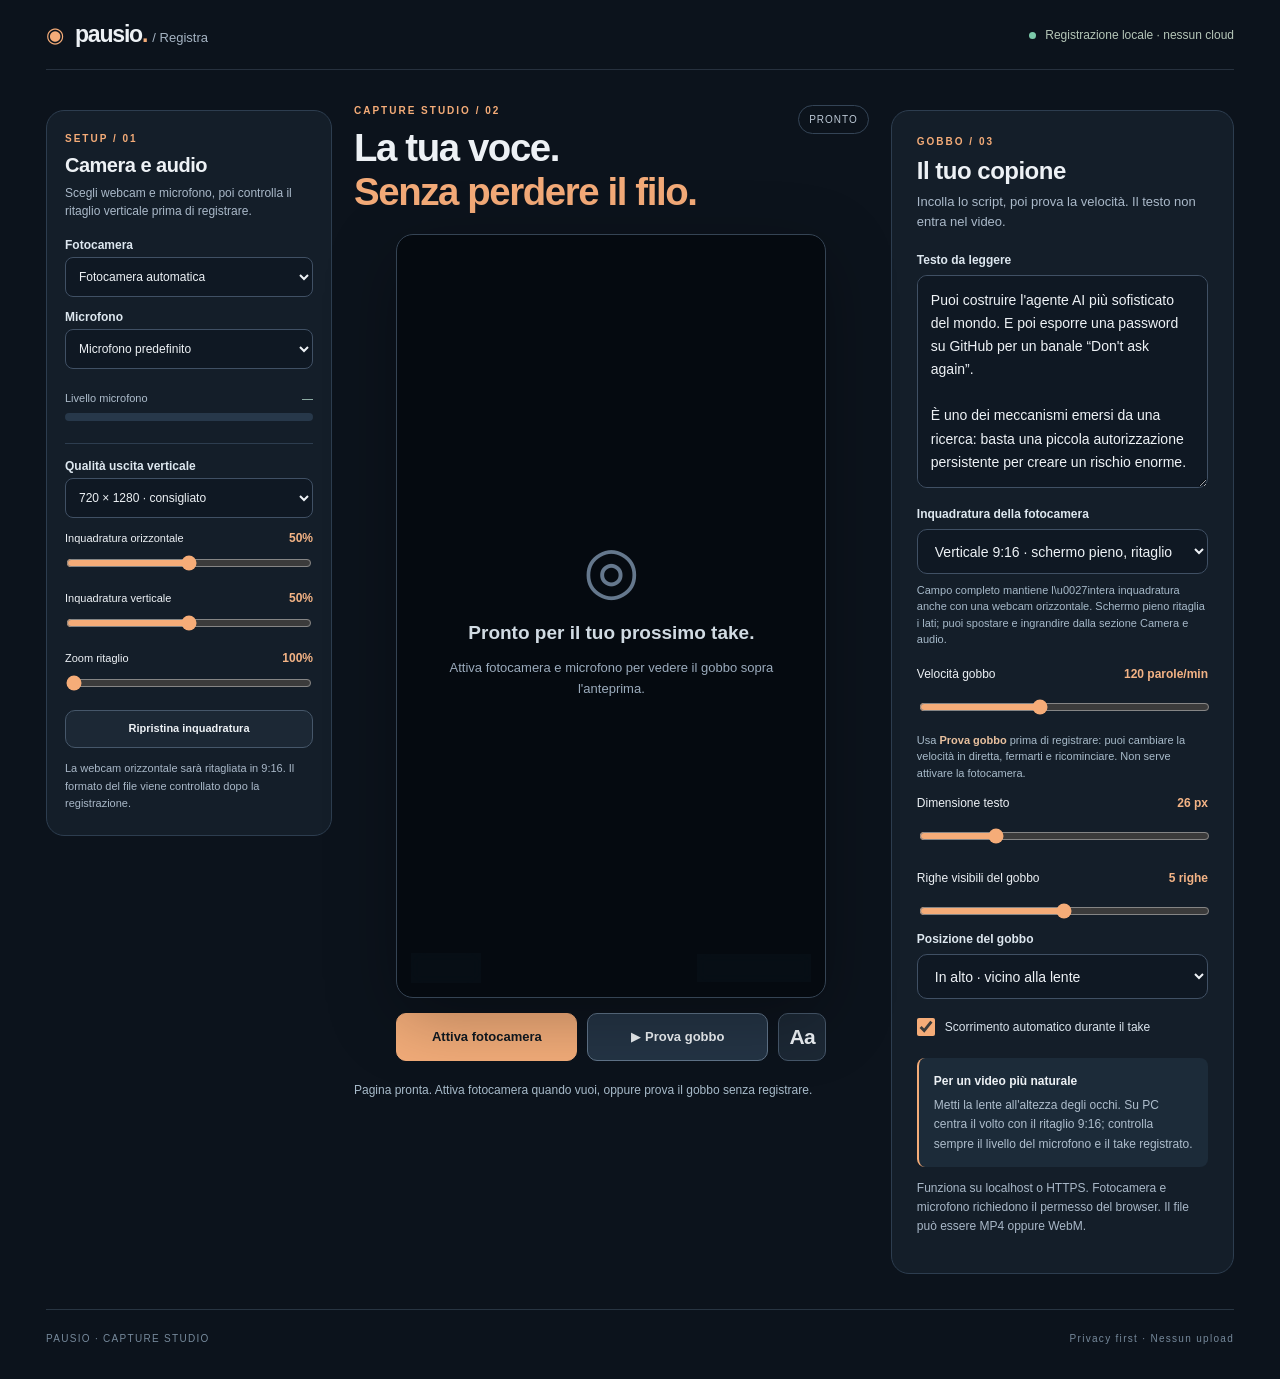
<file: src/pausio/studio_static/capture.html>
<!doctype html>
<html lang="it">
<head>
  <meta charset="utf-8">
  <meta name="viewport" content="width=device-width, initial-scale=1, viewport-fit=cover">
  <meta name="theme-color" content="#0c131c">
  <meta name="color-scheme" content="dark">
  <meta name="description" content="Registra video social verticali 9:16 con gobbo, da PC o telefono. Scarica senza upload.">
  <title>Registra · Pausio</title>
  <link rel="stylesheet" href="./capture.css?v=20261112-reconciled">
  <script src="./capture.js?v=20261112-reconciled" defer></script>
</head>
<body>
  <div class="shell">
    <header class="topbar">
      <div class="brand"><span class="brand-mark" aria-hidden="true">◉</span> pausio<span class="dot">.</span> <span class="brand-page">/ Registra</span></div>
      <div class="privacy"><span class="privacy-dot" aria-hidden="true"></span> Registrazione locale · nessun cloud</div>
    </header>
    <main class="layout">
      <aside class="device-settings" aria-label="Dispositivi e inquadratura">
        <div class="settings-head"><p class="eyebrow">SETUP / 01</p><h2>Camera e audio</h2>
          <p>Scegli webcam e microfono, poi controlla il ritaglio verticale prima di registrare.</p></div>
        <label class="field" for="video-device"><span>Fotocamera</span>
          <select id="video-device"><option value="">Automatica</option></select>
        </label>
        <label class="field" for="audio-device"><span>Microfono</span>
          <select id="audio-device"><option value="">Predefinito</option></select>
        </label>
        <div class="audio-level">
          <div class="audio-level-head"><span>Livello microfono</span><span id="audio-level-value">—</span></div>
          <div class="audio-level-track" id="audio-level" role="meter"
            aria-label="Livello microfono" aria-valuemin="0" aria-valuemax="100" aria-valuenow="0">
            <div id="audio-level-fill"></div>
          </div>
        </div>
        <div class="device-divider"></div>
        <label class="field" for="capture-quality"><span>Qualità uscita verticale</span>
          <select id="capture-quality">
            <option value="540">540 × 960 · leggero</option>
            <option value="720" selected>720 × 1280 · consigliato</option>
            <option value="1080">1080 × 1920 · maggiore carico</option>
          </select>
        </label>
        <div class="crop-setting">
          <div class="slider-line"><label for="crop-x">Inquadratura orizzontale</label><strong id="crop-x-value">50%</strong></div>
          <input id="crop-x" type="range" min="0" max="100" step="1" value="50">
        </div>
        <div class="crop-setting">
          <div class="slider-line"><label for="crop-y">Inquadratura verticale</label><strong id="crop-y-value">50%</strong></div>
          <input id="crop-y" type="range" min="0" max="100" step="1" value="50">
        </div>
        <div class="crop-setting">
          <div class="slider-line"><label for="crop-zoom">Zoom ritaglio</label><strong id="crop-zoom-value">100%</strong></div>
          <input id="crop-zoom" type="range" min="100" max="180" step="5" value="100">
        </div>
        <button id="crop-reset" type="button" class="button secondary button-full">Ripristina inquadratura</button>
        <p class="small" id="capture-tech-info" role="status">La webcam orizzontale sarà ritagliata in 9:16. Il formato del file viene controllato dopo la registrazione.</p>
      </aside>
      <section class="capture-column" aria-label="Registrazione video">
        <div class="heading">
          <div><p class="eyebrow">CAPTURE STUDIO / 02</p><h1>La tua voce.<br><em>Senza perdere il filo.</em></h1></div>
          <span id="capture-state" class="state-chip">PRONTO</span>
        </div>
        <div class="camera" id="camera-frame">
          <video id="camera-video" autoplay playsinline muted aria-label="Anteprima fotocamera"></video>
          <canvas id="portrait-canvas" width="720" height="1280" hidden aria-label="Inquadratura verticale effettivamente registrata" role="img"></canvas>
          <video id="result-video" playsinline controls hidden aria-label="Riproduzione del video registrato"></video>
          <div id="camera-placeholder" class="camera-placeholder">
            <span class="camera-glyph" aria-hidden="true">◎</span>
            <strong>Pronto per il tuo prossimo take.</strong>
            <p>Attiva fotocamera e microfono per vedere il gobbo sopra l'anteprima.</p>
          </div>
          <div id="prompter" class="prompter" aria-label="Testo del gobbo" hidden>
            <div class="lens-hint" aria-hidden="true"><span class="lens-dot"></span> Guarda verso la lente</div>
            <div id="prompter-scroll" class="prompter-scroll"><div id="prompter-text"></div></div>
          </div>
          <div class="camera-hud">
            <span id="timer" class="timer"><span id="record-dot" class="record-dot"></span><span id="timer-text">00:00</span></span>
            <span id="format-pill" class="format-pill">9:16 · da verificare</span>
          </div>
          <div id="countdown" class="countdown" aria-live="assertive" hidden>3</div>
        </div>
        <div class="transport">
          <button id="activate-camera" type="button" class="button primary">Attiva fotocamera</button>
          <button id="rehearsal-toggle" type="button" class="button secondary rehearsal-action"
            aria-pressed="false" title="Prova la velocità del gobbo senza registrare">
            <span aria-hidden="true">▶</span> Prova gobbo
          </button>
          <button id="rehearsal-restart" type="button" class="button secondary rehearsal-restart"
            title="Ricomincia lo scorrimento dall'inizio" hidden>↺ Dall'inizio</button>
          <button id="edit-gobbo" type="button" class="button secondary compact gobbo-quick" aria-label="Regola il gobbo" title="Modifica copione e impostazioni gobbo">Aa</button>
          <button id="record-start" type="button" class="button recording" hidden>● Registra</button>
          <button id="record-stop" type="button" class="button danger" hidden>■ Termina registrazione</button>
          <button id="new-take" type="button" class="button secondary" hidden>Nuovo take</button>
          <button id="switch-camera" type="button" class="button secondary compact" aria-label="Cambia fotocamera" title="Cambia fotocamera" hidden>↻</button>
          <button id="toggle-scroll" type="button" class="button secondary compact" aria-label="Pausa scorrimento" title="Pausa o riprendi gobbo" hidden>Ⅱ</button>
        </div>
        <p id="rehearsal-hint" class="rehearsal-hint" role="status" aria-live="polite" hidden>
          <span class="rehearsal-dot" aria-hidden="true"></span>
          <span id="rehearsal-hint-text">Prova in corso · Nessun video viene registrato.</span>
        </p>
        <section id="download-panel" class="download-panel" hidden aria-labelledby="download-title">
          <p class="eyebrow">TAKE PRONTO</p>
          <h2 id="download-title">Video registrato, pronto da salvare.</h2>
          <p id="file-details" class="small">Il gobbo non compare nel file.</p>
          <div class="download-actions">
            <a id="download-video" class="button primary" href="#" download>↓ Scarica video</a>
            <button id="share-video" type="button" class="button secondary" hidden>Condividi / Salva su File</button>
            <button id="open-in-studio" type="button" class="button secondary" hidden>Usa questo take in Pausio Studio</button>
          </div>
          <p class="hint">Scarica il take per conservarlo. Se Capture è aperto dal server locale Pausio, puoi anche importarlo direttamente in Studio; da GitHub Pages rimane disponibile soltanto il download.</p>
        </section>
        <p id="status" class="status" role="status" aria-live="polite">Il video resta nel browser finché non lo scarichi. Non viene inviato a Pausio o a servizi esterni.</p>
      </section>
      <aside class="settings" aria-label="Configurazione del gobbo">
        <details id="gobbo-settings" open>
          <summary class="settings-summary">Impostazioni gobbo <span>Copione · velocità · dimensione</span></summary>
        <div class="settings-head"><p class="eyebrow">GOBBO / 03</p><h2>Il tuo copione</h2><p>Incolla lo script, poi prova la velocità. Il testo non entra nel video.</p></div>
        <label class="field" for="script-input"><span>Testo da leggere</span>
          <textarea id="script-input" rows="8" spellcheck="true" placeholder="Incolla qui il testo del tuo video...">Puoi costruire l'agente AI più sofisticato del mondo. E poi esporre una password su GitHub per un banale “Don't ask again”.

È uno dei meccanismi emersi da una ricerca: basta una piccola autorizzazione persistente per creare un rischio enorme.

La lezione pratica? Controlla sempre i file di configurazione prima di pubblicare il tuo progetto.</textarea>
        </label>
        <label class="field" for="framing-mode"><span>Inquadratura della fotocamera</span>
          <select id="framing-mode">
            <option value="wide">Verticale 9:16 · campo completo, sfondo sfocato</option>
            <option value="social">Verticale 9:16 · schermo pieno, ritaglio</option>
          </select><small>Campo completo mantiene l\u0027intera inquadratura anche con una webcam orizzontale. Schermo pieno ritaglia i lati; puoi spostare e ingrandire dalla sezione Camera e audio.</small>
        </label>
        <div class="slider-line"><label for="speed">Velocità gobbo</label><strong id="speed-value">120 parole/min</strong></div>
        <input id="speed" type="range" min="50" max="220" step="5" value="120">
        <p class="speed-rehearsal-tip">Usa <strong>Prova gobbo</strong> prima di registrare: puoi cambiare
          la velocità in diretta, fermarti e ricominciare. Non serve attivare la fotocamera.</p>
        <div class="slider-line"><label for="font-size">Dimensione testo</label><strong id="font-value">26 px</strong></div>
        <input id="font-size" type="range" min="20" max="44" step="2" value="26">
        <div class="slider-line"><label for="gobbo-lines">Righe visibili del gobbo</label><strong id="lines-value">5 righe</strong></div>
        <input id="gobbo-lines" type="range" min="3" max="7" step="1" value="5">
        <label class="field" for="prompter-position"><span>Posizione del gobbo</span>
          <select id="prompter-position"><option value="top">In alto · vicino alla lente</option><option value="middle">Al centro</option></select>
        </label>
        <label class="checkbox-line" for="auto-scroll"><input id="auto-scroll" type="checkbox" checked> Scorrimento automatico durante il take</label>
        <div class="info"><strong>Per un video più naturale</strong><p>Metti la lente all'altezza degli occhi. Su PC centra il volto con il ritaglio 9:16; controlla sempre il livello del microfono e il take registrato.</p></div>
        <p class="small">Funziona su localhost o HTTPS. Fotocamera e microfono richiedono il permesso del browser. Il file può essere MP4 oppure WebM.</p>
        </details>
      </aside>
    </main>
    <footer>PAUSIO · CAPTURE STUDIO <span>Privacy first · Nessun upload</span></footer>
  </div>
</body>
</html>
</file>
<file: src/pausio/studio_static/capture.css>
:root{font-family:-apple-system,BlinkMacSystemFont,"Segoe UI",Inter,Arial,sans-serif;color:#edf1f5;background:#0c131c;font-synthesis:none}
*{box-sizing:border-box}html{min-width:320px}body{margin:0}body,button,select,textarea,input{font-family:inherit}button,a{-webkit-tap-highlight-color:transparent}button{cursor:pointer}button:disabled{opacity:.5;cursor:not-allowed}[hidden]{display:none!important}
.shell{max-width:1240px;margin:auto;padding:0 26px}.topbar{height:70px;display:flex;align-items:center;justify-content:space-between;border-bottom:1px solid #27313e;gap:12px}.brand{font-size:23px;font-weight:800;letter-spacing:-1.2px}.brand-mark{font-size:21px;color:#f5ac78;margin-right:7px}.dot{color:#f5ac78}.brand-page{font-size:13px;letter-spacing:0;color:#a5b3c2;font-weight:500}.privacy{color:#b5c6b8;font-size:12px;white-space:nowrap}.privacy-dot{display:inline-block;width:7px;height:7px;background:#7ccaaa;border-radius:50%;margin-right:6px}
.layout{display:grid;grid-template-columns:minmax(0,1.08fr) minmax(300px,.82fr);align-items:start;gap:54px;padding:35px 0}.heading{display:flex;justify-content:space-between;align-items:start;gap:10px;margin-bottom:20px}.eyebrow{color:#f5ac78;font-size:10px;letter-spacing:2px;font-weight:750;margin:0 0 10px}h1{font-size:clamp(28px,3vw,39px);line-height:1.14;letter-spacing:-1.4px;margin:0}h1 em{font-style:normal;color:#f3aa78}.state-chip{font-size:10px;letter-spacing:1px;padding:8px 10px;border:1px solid #344456;border-radius:20px;color:#bcc8d5;white-space:nowrap}
.camera{position:relative;width:min(100%,430px);aspect-ratio:9/16;background:linear-gradient(140deg,#1f2a38,#101822);border-radius:17px;overflow:hidden;border:1px solid #354454;box-shadow:0 20px 70px rgba(0,0,0,.28)}
.camera video{width:100%;height:100%;object-fit:cover;position:absolute;inset:0;background:#101822}.camera video.mirrored{transform:scaleX(-1)}.camera-placeholder{height:100%;display:flex;flex-direction:column;justify-content:center;align-items:center;text-align:center;padding:38px;gap:14px;color:#d1dbe3}.camera-placeholder .camera-glyph{font-size:65px;color:#65788d}.camera-placeholder strong{font-size:19px;line-height:1.25}.camera-placeholder p{margin:0;color:#9babbc;font-size:13px;line-height:1.6}
.prompter{position:absolute;z-index:2;left:7%;right:7%;top:5.5%;padding:10px 12px 12px;border-radius:14px;background:rgba(10,17,25,.74);border:1px solid rgba(234,241,247,.15);pointer-events:none;box-shadow:0 10px 28px rgba(0,0,0,.32)}.prompter.middle{top:37%}.lens-hint{text-align:center;text-transform:uppercase;font-size:9px;letter-spacing:1.25px;color:#f4b88f;margin:0 0 9px}.lens-dot{display:inline-block;width:6px;height:6px;border:1px solid #f4b88f;border-radius:50%;margin-right:5px}.prompter-scroll{height:calc(var(--font-size,26px) * 4.2);overflow:hidden;scrollbar-width:none}.prompter-scroll::-webkit-scrollbar{display:none}.prompter-scroll>div{font-size:var(--font-size,26px);font-weight:680;line-height:1.4;color:#fff;white-space:pre-wrap;overflow-wrap:anywhere;padding-bottom:90px;text-align:center}
.camera-hud{position:absolute;z-index:3;left:14px;right:14px;bottom:14px;display:flex;justify-content:space-between;gap:6px;align-items:center}.timer,.format-pill{background:rgba(8,16,24,.78);backdrop-filter:blur(6px);border-radius:20px;padding:8px 12px;font-size:11px;color:#e0e8ef;font-variant-numeric:tabular-nums}.timer{display:flex;align-items:center;gap:7px;font-size:12px}.record-dot{background:#6a7581;border-radius:50%;width:9px;height:9px}.timer.live .record-dot{background:#fd5b5b;box-shadow:0 0 0 4px rgba(253,91,91,.2)}.countdown{position:absolute;inset:0;z-index:5;display:grid;place-items:center;color:#fff;font-size:96px;font-weight:750;background:rgba(7,12,18,.42)}
.transport{display:flex;gap:10px;flex-wrap:wrap;width:min(100%,430px);margin-top:15px}.button{border-radius:10px;border:1px solid #46576a;padding:13px 17px;min-height:48px;font-weight:700;font-size:13px;text-decoration:none;display:inline-flex;align-items:center;justify-content:center;line-height:1.2;text-align:center;transition:background .14s}.button.primary{background:#f2ac79;border-color:#f2ac79;color:#111921}.button.primary:hover{background:#ffc195}.button.secondary{background:#1c2835;color:#edf1f5}.button.secondary:hover{background:#27384a}.button.recording{background:#e95859;border-color:#e95859;color:#fff}.button.danger{background:#e95859;border-color:#e95859;color:#fff}.button.compact{width:48px;padding:0;font-size:21px}.transport>.button:not(.compact){flex:1}.button:focus-visible,input:focus-visible,textarea:focus-visible,select:focus-visible{outline:3px solid #9dd4f5;outline-offset:3px}
.download-panel{margin-top:20px;padding:20px;border-radius:14px;background:#162b29;border:1px solid #375e54;width:min(100%,560px)}.download-panel h2{margin:0 0 8px;font-size:19px;letter-spacing:-.4px}.download-panel .small{margin:0 0 14px}.download-actions{display:flex;gap:9px;flex-wrap:wrap}.download-actions>*{flex:1}.hint,.small{color:#a9b8c8;font-size:12px;line-height:1.6}.hint{margin:14px 0 0}.status{width:min(100%,560px);padding:12px 0;color:#a8bbca;font-size:12px;line-height:1.6;margin:8px 0 0}.status.error{color:#ffadad}
.settings{background:#141e29;border:1px solid #2d3d4f;border-radius:18px;padding:25px;margin-top:5px}.settings-head h2{font-size:24px;letter-spacing:-.5px;margin:0 0 7px}.settings-head p:not(.eyebrow){color:#aab9c9;font-size:13px;line-height:1.5;margin:0 0 22px}.field{display:grid;gap:8px;font-size:12px;font-weight:650;color:#dde7ef;margin:0 0 19px}.field textarea,.field select{width:100%;background:#0f1823;color:#eef2f6;border:1px solid #405064;border-radius:10px;font-size:14px;padding:13px;outline-offset:2px}.field textarea{resize:vertical;min-height:160px;line-height:1.65}.field select{height:45px}.slider-line{display:flex;align-items:center;justify-content:space-between;gap:10px;margin:14px 0 7px;font-size:12px}.slider-line strong{color:#f3b385;font-size:12px}input[type=range]{width:100%;accent-color:#f5ac78;min-height:34px}.checkbox-line{display:flex;gap:10px;align-items:start;font-size:12px;color:#dae4ed;line-height:1.5;margin-top:18px}.checkbox-line input{accent-color:#f5ac78;width:18px;height:18px;margin:0}.info{background:#1c2b39;border-left:2px solid #f5ac78;border-radius:8px;margin-top:22px;padding:13px 15px}.info strong{font-size:12px}.info p{font-size:12px;color:#aebdcc;line-height:1.6;margin:7px 0 0}.settings>.small{margin:17px 0 0}footer{color:#76899b;border-top:1px solid #283542;padding:23px 0 35px;font-size:10px;letter-spacing:1.3px;display:flex;justify-content:space-between;gap:10px}
@media(max-width:850px){.layout{grid-template-columns:1fr;gap:20px}.camera{margin:auto}.transport{margin-left:auto;margin-right:auto}.settings{margin-top:5px}.heading{max-width:540px;margin-left:auto;margin-right:auto}.capture-column{max-width:640px;margin:auto;width:100%}}
@media(max-width:440px){.shell{padding:0 14px}.topbar{height:59px}.brand{font-size:19px}.brand-page{font-size:11px}.privacy{font-size:10px}.layout{padding:23px 0}.heading{margin-bottom:14px}.heading h1{font-size:27px}.state-chip{padding:6px 8px;font-size:9px}.camera{max-height:min(67svh,690px);width:auto;max-width:100%;margin:auto;aspect-ratio:9/16}.transport{width:100%}.settings{padding:17px}.download-panel{padding:16px}.format-pill{font-size:9px}.prompter{left:5%;right:5%;top:4%}.prompter-scroll{height:calc(var(--font-size,26px) * 3.2)}footer span{display:none}}
@media(prefers-reduced-motion:reduce){*{transition:none!important}}

/* Desktop Capture V1 — one shared recorder, no new framework. */
.layout { grid-template-columns:minmax(195px,.75fr) minmax(320px,1.35fr) minmax(250px,.9fr); gap:22px; }
.capture-column { min-width:0; }
.device-settings {
  background:#141e29; border:1px solid #2d3d4f; border-radius:18px;
  padding:22px 18px; min-width:0; margin-top:5px;
}
.device-settings .settings-head h2 { font-size:20px; }
.device-settings .settings-head p:not(.eyebrow) { margin-bottom:18px; font-size:12px; }
.device-settings .field { margin-bottom:13px; gap:5px; }
.device-settings .field select {
  width:100%; min-width:0; height:40px; background:#0f1823;
  border:1px solid #405064; border-radius:8px; padding:6px 9px;
  font-size:12px; color:#edf1f5;
}
.device-settings .slider-line { margin:13px 0 3px; font-size:11px; }
.device-settings input[type=range] { min-height:30px; }
.device-settings .button-full { display:flex; width:100%; min-height:38px; padding:9px 12px; margin:12px 0; font-size:11px; }
.device-settings #capture-tech-info { margin:11px 0 0; font-size:11px; overflow-wrap:anywhere; }
.device-divider { height:1px; background:#2d3d4f; margin:15px 0; }
.audio-level { padding:10px 0 7px; }
.audio-level-head { font-size:11px; color:#aebdcc; display:flex; align-items:center; justify-content:space-between; gap:10px; }
.audio-level-track { height:8px; width:100%; overflow:hidden; border-radius:10px; background:#27384a; margin:9px 0 0; }
.audio-level-track>div { background:#7bc9a2; border-radius:10px; width:0%; height:100%; transition:width .08s ease-out; }
#audio-level-value { color:#b4dacb; font-variant-numeric:tabular-nums; }
.camera canvas {
  position:absolute; inset:0; display:block; width:100%; height:100%;
  object-fit:cover; background:#101822; z-index:1;
}
.camera canvas[hidden] { display:none!important; }
.camera canvas.mirrored { transform:scaleX(-1); }
.camera.is-composing #camera-video { opacity:0; }
.camera #result-video:not([hidden]) { z-index:2; }
.capture-column .camera { margin-left:auto; margin-right:auto; }
.capture-column .transport { margin-left:auto; margin-right:auto; }
.download-panel { width:100%; }
.download-actions #open-in-studio { flex:1 1 100%; }
@media (min-width:851px) and (max-width:1100px) {
  .layout { grid-template-columns:minmax(0,1fr) minmax(0,.9fr); gap:18px; }
  .device-settings {
    grid-column:1/-1; display:grid; grid-template-columns:repeat(3,minmax(0,1fr));
    column-gap:12px; padding:14px 18px; margin-top:0; align-items:end;
  }
  .device-settings .settings-head { grid-column:1/-1; }
  .device-settings .settings-head p:not(.eyebrow) { margin-bottom:8px; }
  .device-settings .audio-level { padding:0 0 15px; }
  .device-settings .device-divider { display:none; }
  .device-settings #crop-reset { align-self:center; }
  .device-settings #capture-tech-info { grid-column:1/-1; }
}
@media (max-width:850px) {
  .layout { grid-template-columns:1fr; }
  .capture-column { order:1; }
  .settings { order:2; }
  .device-settings { order:3; max-width:640px; width:100%; margin:0 auto; }
}
@media (max-width:440px) {
  .privacy { font-size:0; }
  .privacy:after { content:"Locale"; font-size:10px; }
  .device-settings { padding:17px; }
  .device-settings .settings-head h2 { font-size:19px; }
}

/* Framing label and range must stay in the same responsive grid cell. */
.crop-setting { min-width:0; }
.crop-setting input[type=range] { display:block; width:calc(100% - 2px); margin-inline:1px; }
@media (min-width:851px) and (max-width:1100px) {
  .device-settings .crop-setting { align-self:end; }
}

/* CAPTURE REHEARSAL UX V1 — practice and recording are visibly distinct. */
.rehearsal-action {
  background:#243445!important;
  border-color:#607489!important;
}
.rehearsal-action[aria-pressed="true"] {
  border-color:#f2ac79!important;
  color:#ffceaa!important;
  background:#2f2a29!important;
}
.rehearsal-restart {
  background:#172430!important;
  border-color:#42566b!important;
  white-space:nowrap;
}
.rehearsal-hint {
  display:flex; align-items:center; gap:8px;
  font-size:11px; line-height:1.45;
  padding:10px 12px; margin:9px 0 5px;
  color:#c6d6e3; border:1px solid #3d5366;
  border-radius:10px; background:#16232f;
  max-width:560px;
}
.rehearsal-hint[hidden]{display:none!important}
.rehearsal-dot{
  flex:0 0 auto; width:7px; height:7px;
  border-radius:50%; background:#f3b385;
}
.timer.rehearsal-live .record-dot {
  background:#f3b385;
  box-shadow:0 0 0 3px rgba(243,179,133,.15);
}
.speed-rehearsal-tip {
  color:#a8bbca; font-size:11px;
  line-height:1.5; margin:4px 0 15px;
}
.speed-rehearsal-tip strong { color:#e9c19f; }
.camera.rehearsing:not(.is-composing) { background:#172635; }
@media(max-width:440px){
  .transport .rehearsal-action { min-width:150px; }
  .transport .rehearsal-restart { min-width:120px; }
  .rehearsal-hint { font-size:10px; padding:9px; }
}


/* PR #22 mobile 9:16 framing and gobbo layout (integrated with desktop Capture). */
/* Mobile-first capture v2: show the ENTIRE camera frame, never enlarge/crop it
   simply to fill a decorative 9:16 viewport. A wider camera source is preserved. */
.camera video { object-fit: contain; object-position: center; }
.camera { background: #050a10; }
.prompter { left: 4%; right: 4%; top: 3%; padding: 10px 13px 12px;
  background: linear-gradient(180deg, rgba(7,13,21,.84), rgba(7,13,21,.68));
}
.prompter.middle { top: 34%; }
.prompter-scroll {
  height: min(calc(var(--font-size, 26px) * 1.33 * var(--prompter-lines, 5)), 32svh);
}
.prompter-scroll > div { line-height: 1.33; text-align: center; }
.settings-summary { display: none; }
.settings-details, .settings details { display: block; }
.gobbo-quick { font-weight: 800; letter-spacing: -.5px; }
.settings .field small { color: #a6b9c9; line-height: 1.5; font-weight: 400; font-size: 11px; }
@media (max-width: 850px) {
  .shell { padding: 0 14px; }
  .topbar { height: 52px; }
  .layout { grid-template-columns: 1fr; gap: 14px; padding: 12px 0 25px; }
  .capture-column { max-width: 510px; }
  .heading { min-height: 30px; align-items: center; margin-bottom: 9px; }
  .heading h1 { position: absolute; width: 1px; height: 1px; padding: 0; margin: -1px;
    overflow: hidden; clip: rect(0,0,0,0); white-space: nowrap; border: 0; }
  .heading .eyebrow { font-size: 11px; margin: 0; }
  .camera {
    width: min(100%, 460px);
    height: clamp(300px, calc(100svh - 177px), 680px);
    min-height: 300px;
    max-width: none;
    max-height: none;
    aspect-ratio: auto;
    margin-inline: auto;
    border-radius: 15px;
  }
  .prompter { left: 3%; right: 3%; top: 2.5%; padding: 9px 12px 11px; }
  .prompter.middle { top: 32%; }
  .lens-hint { margin-bottom: 7px; }
  .transport { margin: 9px auto 0; width: min(100%, 460px); gap: 8px; }
  .transport .button { min-height: 51px; padding: 10px 13px; }
  .transport .button.compact { width: 49px; flex: 0 0 49px; font-size: 20px; }
  .camera-hud { bottom: 10px; left: 10px; right: 10px; }
  .settings { padding: 0; margin-top: 2px; }
  .settings-summary { display: flex; align-items: center; flex-wrap: wrap;
    justify-content: space-between; column-gap: 12px; min-height: 53px;
    padding: 14px 17px; font-size: 13px; font-weight: 750; cursor: pointer;
    list-style-position: inside; }
  .settings-summary span { color: #a8b8c8; font-weight: 450; font-size: 11px; }
  .settings details[open] > .settings-summary { border-bottom: 1px solid #2d3d4f; }
  .settings-head { padding-top: 18px; }
  .settings details > :not(summary) { margin-left: 17px; margin-right: 17px; }
  .settings details > input[type=range] { width: calc(100% - 34px); }
  .settings details > :last-child { margin-bottom: 20px; }
  .status { width: min(100%, 460px); margin: 5px auto 0; padding: 9px 0; }
  .download-panel { margin-left: auto; margin-right: auto; }
}
@media (max-width: 360px) {
  .privacy { font-size: 9px; }
  .format-pill { font-size: 9px; padding: 7px 9px; }
  .prompter-scroll { height: min(calc(var(--font-size, 26px) * 1.33 * var(--prompter-lines, 5)), 29svh); }
  .settings-summary span { font-size: 10px; }
}

/* Portrait composition is the source of BOTH the visible preview and the
   downloadable take. Keep the original video playing underneath for WebKit. */
.camera canvas {
  position: absolute;
  inset: 0;
  display: block;
  width: 100%;
  height: 100%;
  object-fit: contain;
  object-position: center;
  background: #050a10;
  z-index: 1;
}
.camera.is-composing #camera-video { opacity: 0; }
.camera canvas.mirrored { transform: scaleX(-1); }
.camera #result-video { z-index: 2; }

/* Mobile gobbo remains compact; desktop preserves the 3-column recorder. */
@media (max-width:850px){
  .device-settings{order:3;}
  .settings{order:2;}
  .capture-column{order:1;}
  .settings details[open] .settings-summary{border-bottom:1px solid #2d3d4f;}
}
</file>
